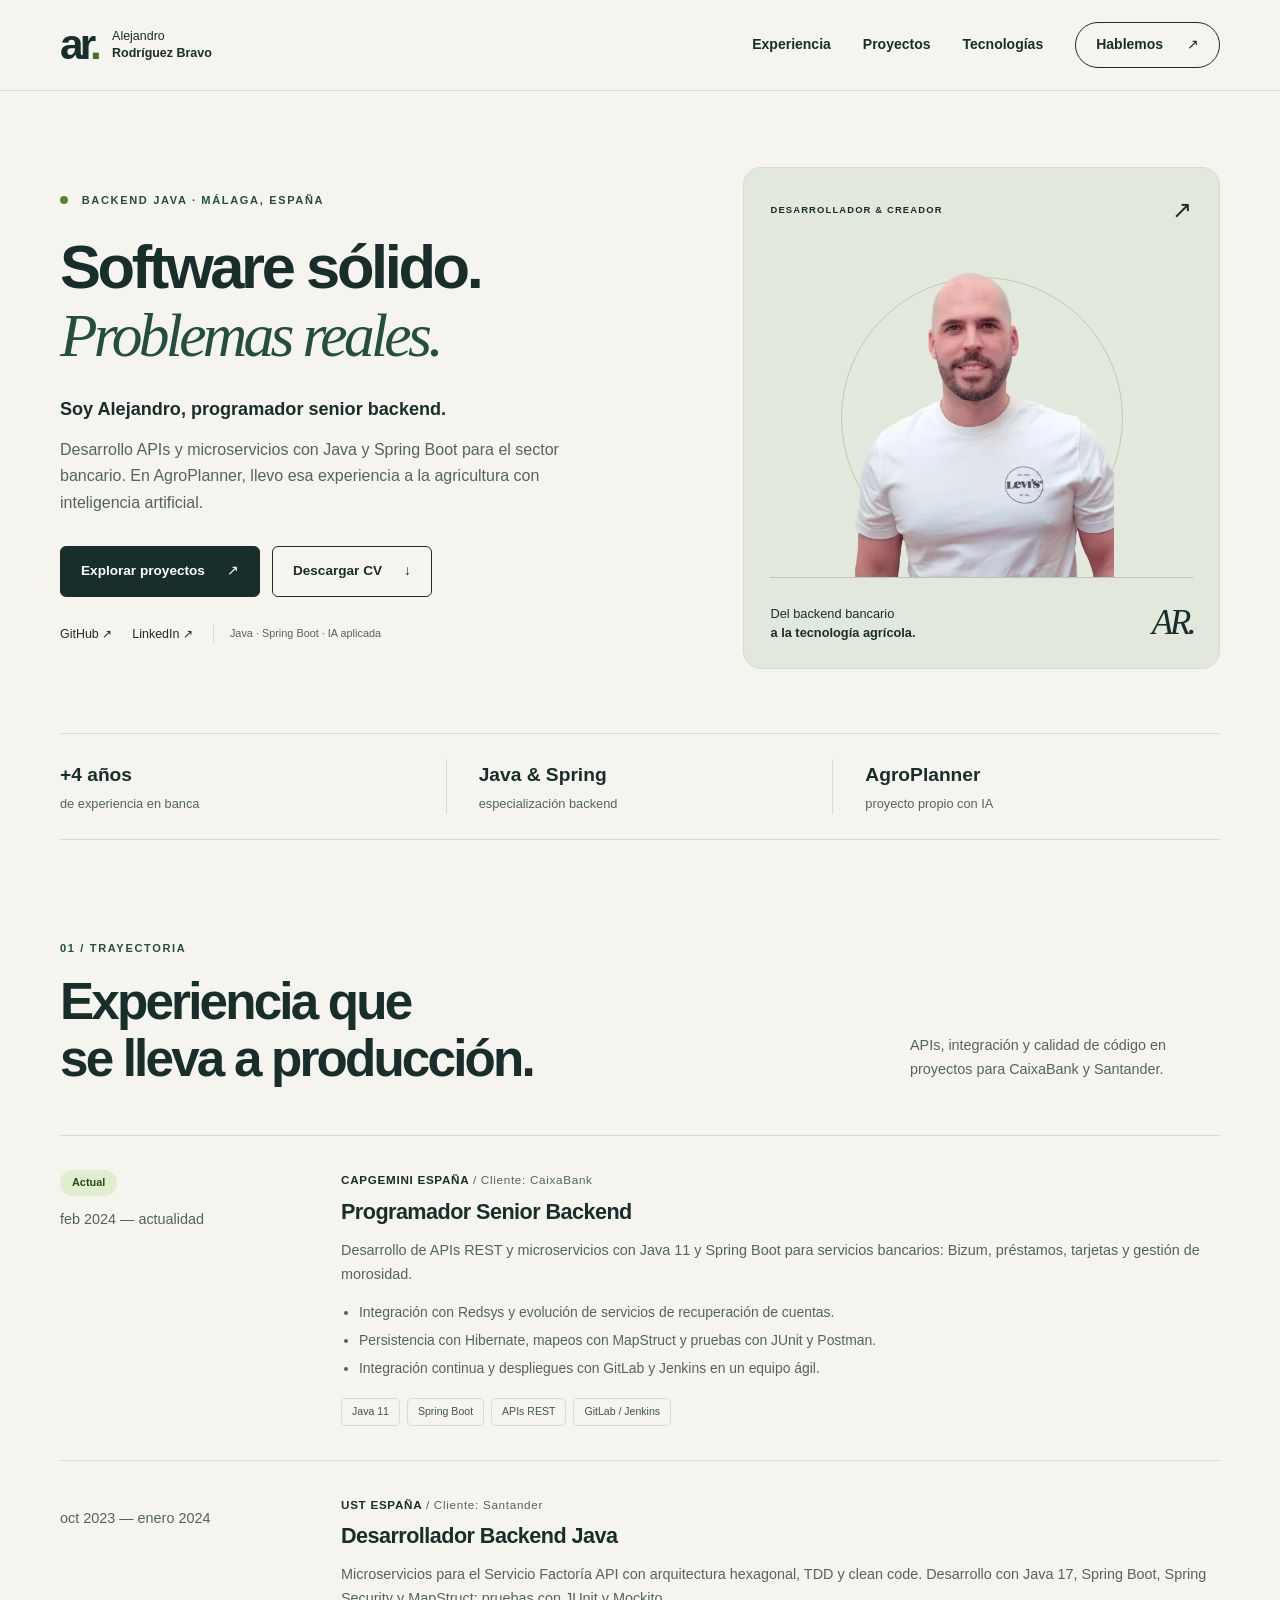
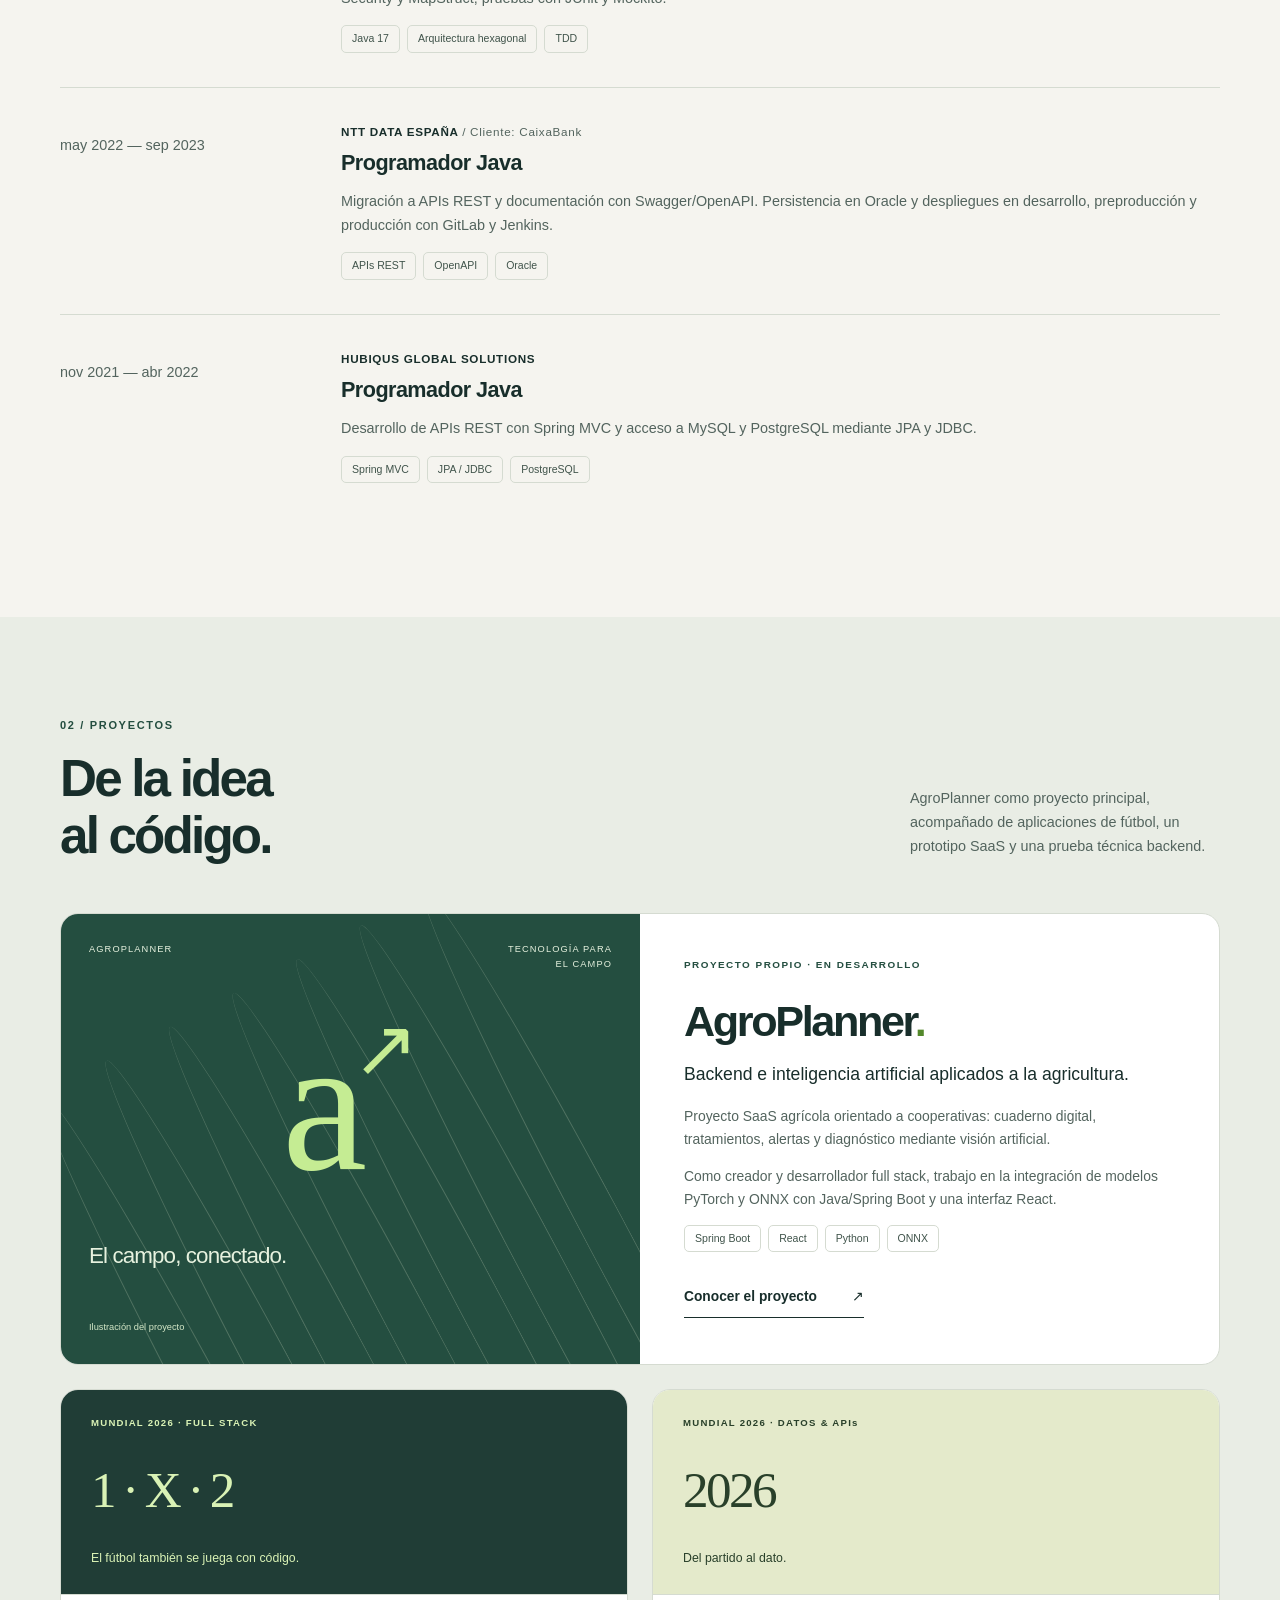
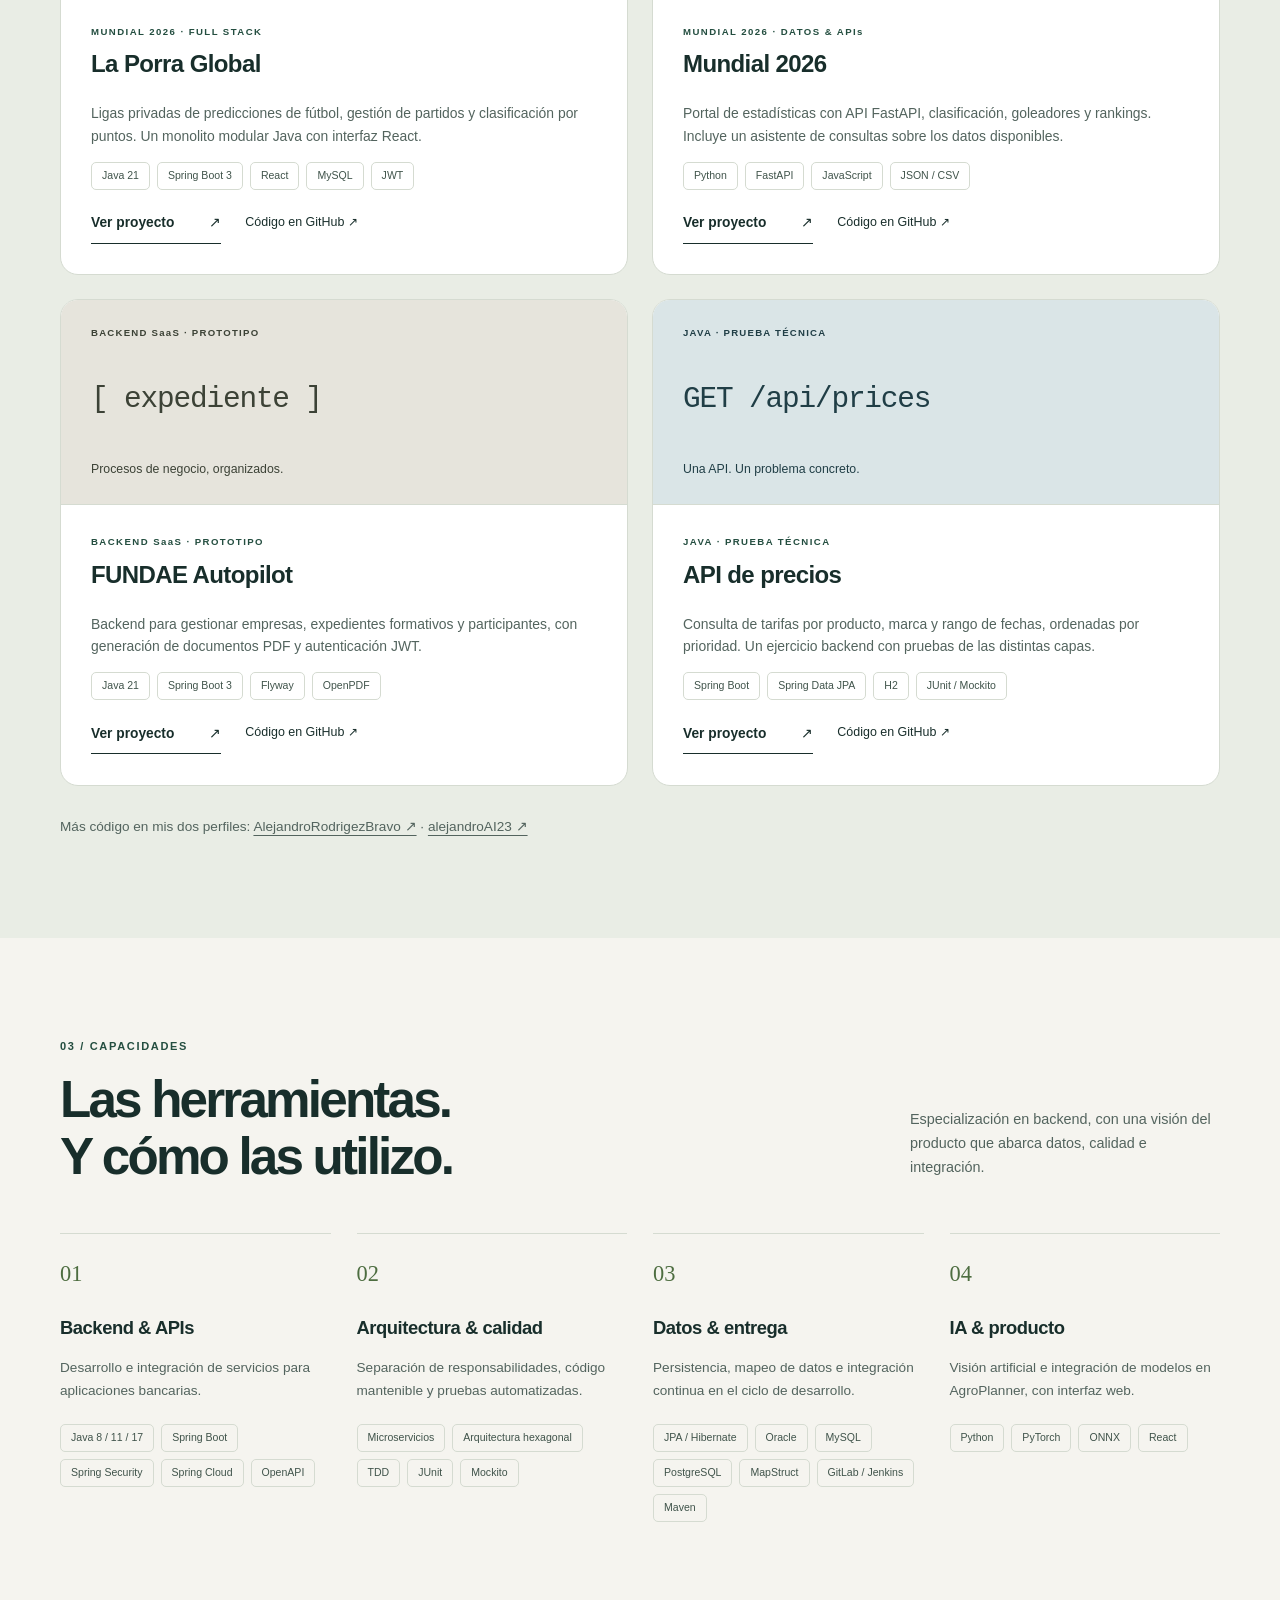
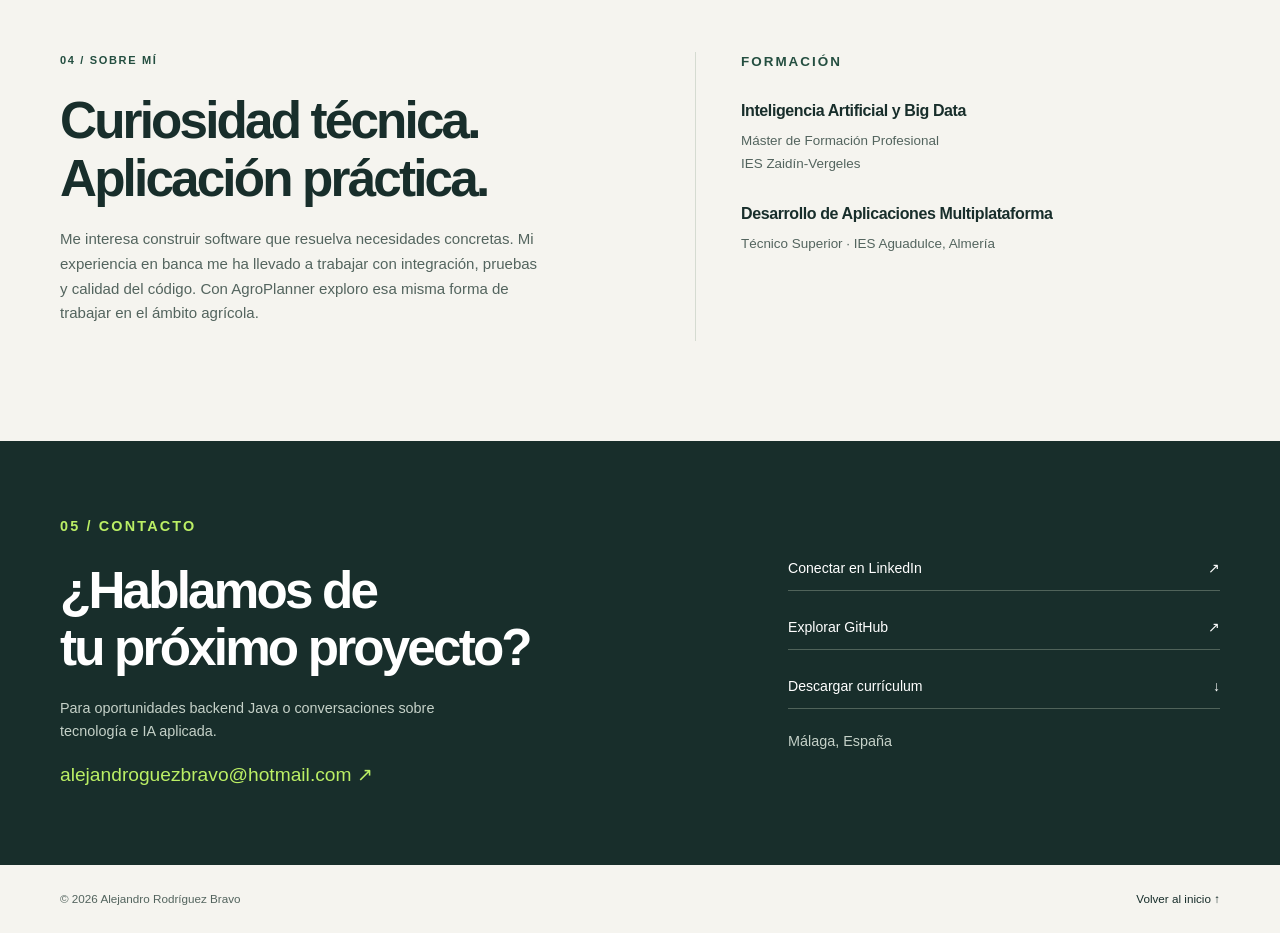
<file: mi-portafolio/index.html>
<!doctype html>
<html lang="es">
<head>
<meta charset="utf-8"><meta name="viewport" content="width=device-width, initial-scale=1">
<title>Alejandro Rodríguez Bravo | Backend Java y Spring Boot</title>
<meta name="description" content="Programador senior backend en Málaga. Java, Spring Boot y microservicios para banca. Creador de AgroPlanner, un proyecto de IA aplicada a la agricultura.">
<meta name="theme-color" content="#f5f4ef"><link rel="canonical" href="https://arodriguezbravo.netlify.app/">
<meta property="og:type" content="website"><meta property="og:locale" content="es_ES"><meta property="og:title" content="Alejandro Rodríguez Bravo · Backend Java"><meta property="og:description" content="Microservicios para banca. Inteligencia artificial aplicada al campo. Conoce mi experiencia y mis proyectos."><meta property="og:url" content="https://arodriguezbravo.netlify.app/"><meta property="og:image" content="https://arodriguezbravo.netlify.app/assets/img/social-card.png"><meta property="og:image:width" content="1200"><meta property="og:image:height" content="630"><meta property="og:image:alt" content="Alejandro Rodríguez Bravo. Backend Java, Spring Boot y microservicios."><meta name="twitter:card" content="summary_large_image">
<link rel="icon" href="assets/img/favicon.svg" type="image/svg+xml"><link rel="stylesheet" href="assets/css/styles.css"><script src="assets/js/main.js" defer></script>
<script type="application/ld+json">{"@context":"https://schema.org","@type":"Person","name":"Alejandro Rodríguez Bravo","url":"https://arodriguezbravo.netlify.app/","jobTitle":"Programador Senior Backend Java","sameAs":["https://github.com/AlejandroRodrigezBravo","https://www.linkedin.com/in/alejandro-rodr%C3%ADguez-bravo-a99397159/"],"knowsAbout":["Java","Spring Boot","Microservicios","APIs REST","ONNX"]}</script>
</head>
<body>
<a class="skip-link" href="#contenido">Saltar al contenido</a>
<header class="header"><nav class="nav container" aria-label="Navegación principal">
<a class="brand" href="#inicio" aria-label="Alejandro Rodríguez Bravo, inicio"><span class="monogram" aria-hidden="true">ar<span>.</span></span><span>Alejandro<br><strong>Rodríguez Bravo</strong></span></a>
<button class="menu-toggle" aria-expanded="false" aria-controls="menu" hidden>Menú <span aria-hidden="true">+</span></button>
<div class="nav-links" id="menu"><a href="#experiencia">Experiencia</a><a href="#proyectos">Proyectos</a><a href="#tecnologias">Tecnologías</a><a class="nav-contact" href="#contacto">Hablemos <span aria-hidden="true">↗</span></a></div>
</nav></header>
<main id="contenido">
<section class="hero container" id="inicio" aria-labelledby="hero-title"><div class="hero-copy">
<p class="eyebrow"><span class="status-dot" aria-hidden="true"></span> BACKEND JAVA · MÁLAGA, ESPAÑA</p>
<h1 id="hero-title">Software sólido.<br><em>Problemas reales.</em></h1>
<p class="hero-role">Soy Alejandro, programador senior backend.</p>
<p class="lead">Desarrollo APIs y microservicios con Java y Spring Boot para el sector bancario. En AgroPlanner, llevo esa experiencia a la agricultura con inteligencia artificial.</p>
<div class="actions"><a class="button primary" href="#proyectos">Explorar proyectos <span aria-hidden="true">↗</span></a><a class="button secondary" href="assets/pdf/CV_backendDeveloper.pdf" download="CV-Alejandro-Rodriguez-Bravo.pdf">Descargar CV <span aria-hidden="true">↓</span></a></div>
<div class="social-links"><a href="https://github.com/AlejandroRodrigezBravo" target="_blank" rel="noopener noreferrer">GitHub ↗</a><a href="https://www.linkedin.com/in/alejandro-rodr%C3%ADguez-bravo-a99397159/" target="_blank" rel="noopener noreferrer">LinkedIn ↗</a><span>Java · Spring Boot · IA aplicada</span></div>
</div><div class="portrait-panel"><div class="portrait-meta"><span>DESARROLLADOR &amp; CREADOR</span><span aria-hidden="true">↗</span></div><div class="portrait-frame"><img src="assets/img/perfil.webp" width="448" height="560" fetchpriority="high" alt="Alejandro Rodríguez Bravo" class="portrait"></div><div class="portrait-caption"><span>Del backend bancario<br><strong>a la tecnología agrícola.</strong></span><span class="portrait-sign" aria-hidden="true">AR.</span></div></div></section>
<div class="proof-strip container" aria-label="Perfil en breve"><p><strong>+4 años</strong><span>de experiencia en banca</span></p><p><strong>Java &amp; Spring</strong><span>especialización backend</span></p><p><strong>AgroPlanner</strong><span>proyecto propio con IA</span></p></div>
<section class="section container" id="experiencia" aria-labelledby="experience-title"><div class="section-heading"><div><p class="eyebrow">01 / TRAYECTORIA</p><h2 id="experience-title">Experiencia que<br>se lleva a producción.</h2></div><p>APIs, integración y calidad de código en proyectos para CaixaBank y Santander.</p></div>
<div class="experience-list">
<article class="experience"><div class="experience-date"><span class="pill">Actual</span><p>feb 2024 — actualidad</p></div><div><p class="company">CAPGEMINI ESPAÑA <span>/ Cliente: CaixaBank</span></p><h3>Programador Senior Backend</h3><p>Desarrollo de APIs REST y microservicios con Java 11 y Spring Boot para servicios bancarios: Bizum, préstamos, tarjetas y gestión de morosidad.</p><ul><li>Integración con Redsys y evolución de servicios de recuperación de cuentas.</li><li>Persistencia con Hibernate, mapeos con MapStruct y pruebas con JUnit y Postman.</li><li>Integración continua y despliegues con GitLab y Jenkins en un equipo ágil.</li></ul><div class="tags"><span>Java 11</span><span>Spring Boot</span><span>APIs REST</span><span>GitLab / Jenkins</span></div></div></article>
<article class="experience"><div class="experience-date"><p>oct 2023 — enero 2024</p></div><div><p class="company">UST ESPAÑA <span>/ Cliente: Santander</span></p><h3>Desarrollador Backend Java</h3><p>Microservicios para el Servicio Factoría API con arquitectura hexagonal, TDD y clean code. Desarrollo con Java 17, Spring Boot, Spring Security y MapStruct; pruebas con JUnit y Mockito.</p><div class="tags"><span>Java 17</span><span>Arquitectura hexagonal</span><span>TDD</span></div></div></article>
<article class="experience"><div class="experience-date"><p>may 2022 — sep 2023</p></div><div><p class="company">NTT DATA ESPAÑA <span>/ Cliente: CaixaBank</span></p><h3>Programador Java</h3><p>Migración a APIs REST y documentación con Swagger/OpenAPI. Persistencia en Oracle y despliegues en desarrollo, preproducción y producción con GitLab y Jenkins.</p><div class="tags"><span>APIs REST</span><span>OpenAPI</span><span>Oracle</span></div></div></article>
<article class="experience"><div class="experience-date"><p>nov 2021 — abr 2022</p></div><div><p class="company">HUBIQUS GLOBAL SOLUTIONS</p><h3>Programador Java</h3><p>Desarrollo de APIs REST con Spring MVC y acceso a MySQL y PostgreSQL mediante JPA y JDBC.</p><div class="tags"><span>Spring MVC</span><span>JPA / JDBC</span><span>PostgreSQL</span></div></div></article>
</div></section>
<section class="projects-band" id="proyectos" aria-labelledby="projects-title"><div class="container section"><div class="section-heading"><div><p class="eyebrow">02 / PROYECTOS</p><h2 id="projects-title">De la idea<br>al código.</h2></div><p>AgroPlanner como proyecto principal, acompañado de aplicaciones de fútbol, un prototipo SaaS y una prueba técnica backend.</p></div>
<article class="featured-project"><div class="agro-art" role="img" aria-label="Ilustración conceptual de AgroPlanner: parcelas de cultivo e inteligencia artificial. No es una captura de la aplicación."><div class="agro-top"><span>AGROPLANNER</span><span>TECNOLOGÍA PARA EL CAMPO</span></div><div class="field-lines" aria-hidden="true"><i></i><i></i><i></i><i></i><i></i><i></i><i></i></div><div class="agro-symbol" aria-hidden="true">a<span>↗</span></div><p>El campo, conectado.</p><span class="art-note">Ilustración del proyecto</span></div><div class="featured-copy"><p class="eyebrow">PROYECTO PROPIO · EN DESARROLLO</p><h3>AgroPlanner<span class="accent">.</span></h3><p class="project-intro">Backend e inteligencia artificial aplicados a la agricultura.</p><p>Proyecto SaaS agrícola orientado a cooperativas: cuaderno digital, tratamientos, alertas y diagnóstico mediante visión artificial.</p><p>Como creador y desarrollador full stack, trabajo en la integración de modelos PyTorch y ONNX con Java/Spring Boot y una interfaz React.</p><div class="tags"><span>Spring Boot</span><span>React</span><span>Python</span><span>ONNX</span></div><a class="text-link" href="proyectos/agroplanner.html">Conocer el proyecto <span aria-hidden="true">↗</span></a></div></article>
<div class="project-grid"><article class="project-card curated-card"><div class="project-cover porra" aria-hidden="true"><span class="cover-label">MUNDIAL 2026 · FULL STACK</span><span class="cover-symbol">1 · X · 2</span><span class="cover-caption">El fútbol también se juega con código.</span></div><div class="card-body"><p class="eyebrow">MUNDIAL 2026 · FULL STACK</p><h3>La Porra Global</h3><p>Ligas privadas de predicciones de fútbol, gestión de partidos y clasificación por puntos. Un monolito modular Java con interfaz React.</p><div class="tags"><span>Java 21</span><span>Spring Boot 3</span><span>React</span><span>MySQL</span><span>JWT</span></div><div class="project-actions"><a class="text-link" href="proyectos/la-porra-global.html">Ver proyecto <span aria-hidden="true">↗</span></a><a class="repo-link" href="https://github.com/alejandroAI23/la-porra-global" target="_blank" rel="noopener noreferrer" aria-label="Ver código de La Porra Global en GitHub">Código en GitHub ↗</a></div></div></article><article class="project-card curated-card"><div class="project-cover mundial" aria-hidden="true"><span class="cover-label">MUNDIAL 2026 · DATOS &amp; APIs</span><span class="cover-symbol">2026</span><span class="cover-caption">Del partido al dato.</span></div><div class="card-body"><p class="eyebrow">MUNDIAL 2026 · DATOS &amp; APIs</p><h3>Mundial 2026</h3><p>Portal de estadísticas con API FastAPI, clasificación, goleadores y rankings. Incluye un asistente de consultas sobre los datos disponibles.</p><div class="tags"><span>Python</span><span>FastAPI</span><span>JavaScript</span><span>JSON / CSV</span></div><div class="project-actions"><a class="text-link" href="proyectos/mundial-2026.html">Ver proyecto <span aria-hidden="true">↗</span></a><a class="repo-link" href="https://github.com/alejandroAI23/mundial-2026" target="_blank" rel="noopener noreferrer" aria-label="Ver código de Mundial 2026 en GitHub">Código en GitHub ↗</a></div></div></article><article class="project-card curated-card"><div class="project-cover fundae" aria-hidden="true"><span class="cover-label">BACKEND SaaS · PROTOTIPO</span><span class="cover-symbol">[ expediente ]</span><span class="cover-caption">Procesos de negocio, organizados.</span></div><div class="card-body"><p class="eyebrow">BACKEND SaaS · PROTOTIPO</p><h3>FUNDAE Autopilot</h3><p>Backend para gestionar empresas, expedientes formativos y participantes, con generación de documentos PDF y autenticación JWT.</p><div class="tags"><span>Java 21</span><span>Spring Boot 3</span><span>Flyway</span><span>OpenPDF</span></div><div class="project-actions"><a class="text-link" href="proyectos/fundae-autopilot.html">Ver proyecto <span aria-hidden="true">↗</span></a><a class="repo-link" href="https://github.com/AlejandroRodrigezBravo/fundae-autopilot-backend" target="_blank" rel="noopener noreferrer" aria-label="Ver código de FUNDAE Autopilot en GitHub">Código en GitHub ↗</a></div></div></article><article class="project-card curated-card"><div class="project-cover prices" aria-hidden="true"><span class="cover-label">JAVA · PRUEBA TÉCNICA</span><span class="cover-symbol">GET /api/prices</span><span class="cover-caption">Una API. Un problema concreto.</span></div><div class="card-body"><p class="eyebrow">JAVA · PRUEBA TÉCNICA</p><h3>API de precios</h3><p>Consulta de tarifas por producto, marca y rango de fechas, ordenadas por prioridad. Un ejercicio backend con pruebas de las distintas capas.</p><div class="tags"><span>Spring Boot</span><span>Spring Data JPA</span><span>H2</span><span>JUnit / Mockito</span></div><div class="project-actions"><a class="text-link" href="proyectos/api-precios.html">Ver proyecto <span aria-hidden="true">↗</span></a><a class="repo-link" href="https://github.com/AlejandroRodrigezBravo/GuidanceTest" target="_blank" rel="noopener noreferrer" aria-label="Ver código de API de precios en GitHub">Código en GitHub ↗</a></div></div></article></div>
<p class="projects-more">Más código en mis dos perfiles: <a href="https://github.com/AlejandroRodrigezBravo?tab=repositories" target="_blank" rel="noopener noreferrer">AlejandroRodrigezBravo ↗</a> <span aria-hidden="true">·</span> <a href="https://github.com/alejandroAI23?tab=repositories" target="_blank" rel="noopener noreferrer">alejandroAI23 ↗</a></p>
</div></section>
<section class="section container" id="tecnologias" aria-labelledby="skills-title"><div class="section-heading"><div><p class="eyebrow">03 / CAPACIDADES</p><h2 id="skills-title">Las herramientas.<br>Y cómo las utilizo.</h2></div><p>Especialización en backend, con una visión del producto que abarca datos, calidad e integración.</p></div><div class="skills-grid">
<article><span class="skill-number">01</span><h3>Backend &amp; APIs</h3><p>Desarrollo e integración de servicios para aplicaciones bancarias.</p><div class="tags"><span>Java 8 / 11 / 17</span><span>Spring Boot</span><span>Spring Security</span><span>Spring Cloud</span><span>OpenAPI</span></div></article>
<article><span class="skill-number">02</span><h3>Arquitectura &amp; calidad</h3><p>Separación de responsabilidades, código mantenible y pruebas automatizadas.</p><div class="tags"><span>Microservicios</span><span>Arquitectura hexagonal</span><span>TDD</span><span>JUnit</span><span>Mockito</span></div></article>
<article><span class="skill-number">03</span><h3>Datos &amp; entrega</h3><p>Persistencia, mapeo de datos e integración continua en el ciclo de desarrollo.</p><div class="tags"><span>JPA / Hibernate</span><span>Oracle</span><span>MySQL</span><span>PostgreSQL</span><span>MapStruct</span><span>GitLab / Jenkins</span><span>Maven</span></div></article>
<article><span class="skill-number">04</span><h3>IA &amp; producto</h3><p>Visión artificial e integración de modelos en AgroPlanner, con interfaz web.</p><div class="tags"><span>Python</span><span>PyTorch</span><span>ONNX</span><span>React</span></div></article>
</div></section>
<section class="about-section container" id="formacion" aria-labelledby="about-title"><div><p class="eyebrow">04 / SOBRE MÍ</p><h2 id="about-title">Curiosidad técnica.<br>Aplicación práctica.</h2><p>Me interesa construir software que resuelva necesidades concretas. Mi experiencia en banca me ha llevado a trabajar con integración, pruebas y calidad del código. Con AgroPlanner exploro esa misma forma de trabajar en el ámbito agrícola.</p></div><div class="education"><p class="eyebrow">FORMACIÓN</p><article><h3>Inteligencia Artificial y Big Data</h3><p>Máster de Formación Profesional<br>IES Zaidín-Vergeles</p></article><article><h3>Desarrollo de Aplicaciones Multiplataforma</h3><p>Técnico Superior · IES Aguadulce, Almería</p></article></div></section>
<section class="contact-section" id="contacto" aria-labelledby="contact-title"><div class="container contact-inner"><div><p class="eyebrow">05 / CONTACTO</p><h2 id="contact-title">¿Hablamos de<br>tu próximo proyecto?</h2><p>Para oportunidades backend Java o conversaciones sobre tecnología e IA aplicada.</p><a class="contact-email" href="mailto:alejandroguezbravo@hotmail.com">alejandroguezbravo@hotmail.com <span aria-hidden="true">↗</span></a></div><div class="contact-links"><a href="https://www.linkedin.com/in/alejandro-rodr%C3%ADguez-bravo-a99397159/" target="_blank" rel="noopener noreferrer">Conectar en LinkedIn <span aria-hidden="true">↗</span></a><a href="https://github.com/AlejandroRodrigezBravo" target="_blank" rel="noopener noreferrer">Explorar GitHub <span aria-hidden="true">↗</span></a><a href="assets/pdf/CV_backendDeveloper.pdf" download="CV-Alejandro-Rodriguez-Bravo.pdf">Descargar currículum <span aria-hidden="true">↓</span></a><p>Málaga, España</p></div></div></section>
</main><footer class="footer container"><p>© <span id="year">2026</span> Alejandro Rodríguez Bravo</p><a href="#inicio">Volver al inicio ↑</a></footer>
</body></html>
</file>
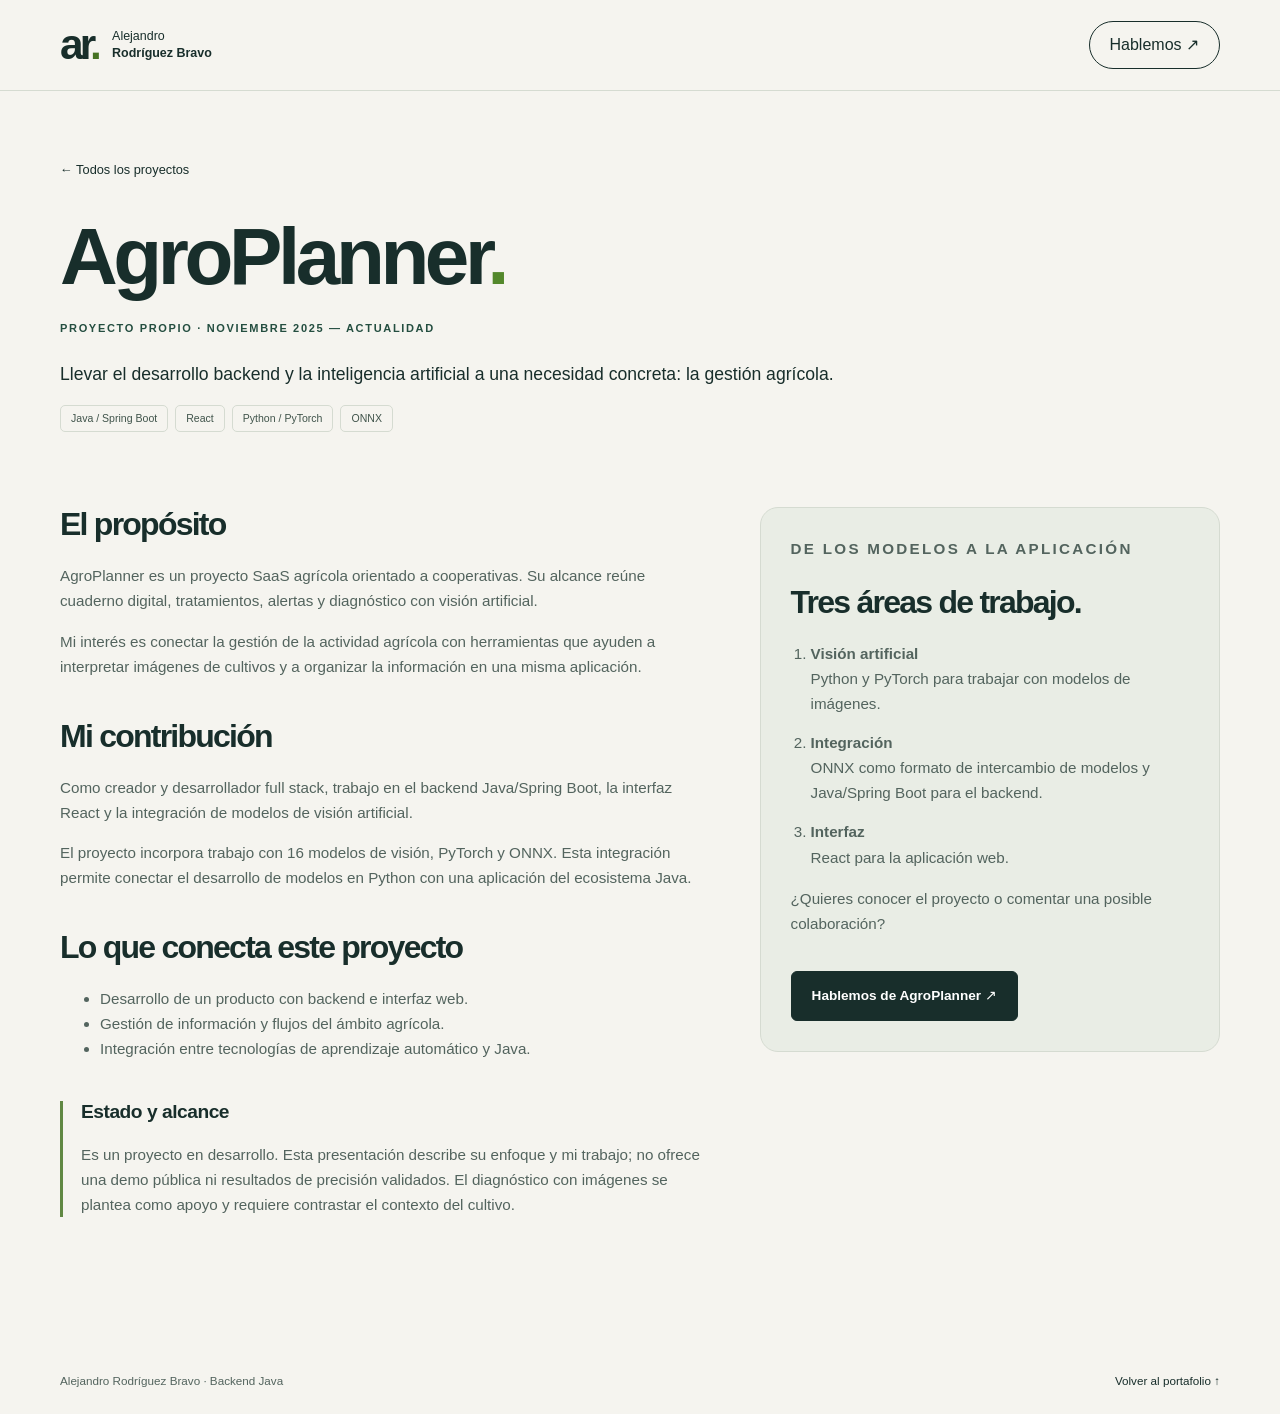
<file: mi-portafolio/proyectos/agroplanner.html>
<!doctype html><html lang="es"><head><meta charset="utf-8"><meta name="viewport" content="width=device-width, initial-scale=1"><title>AgroPlanner | Proyecto de Alejandro Rodríguez Bravo</title><meta name="description" content="AgroPlanner: proyecto SaaS agrícola de Alejandro Rodríguez Bravo. Backend Spring Boot, interfaz React e integración de visión artificial con PyTorch y ONNX."><link rel="canonical" href="https://arodriguezbravo.netlify.app/proyectos/agroplanner.html"><meta property="og:type" content="article"><meta property="og:title" content="AgroPlanner · Backend e IA para el campo"><meta property="og:description" content="Un proyecto propio que conecta desarrollo Java, visión artificial y agricultura."><meta property="og:url" content="https://arodriguezbravo.netlify.app/proyectos/agroplanner.html"><meta property="og:image" content="https://arodriguezbravo.netlify.app/assets/img/social-card.png"><meta name="twitter:card" content="summary_large_image"><link rel="icon" href="../assets/img/favicon.svg" type="image/svg+xml"><link rel="stylesheet" href="../assets/css/styles.css"></head><body>
<a class="skip-link" href="#contenido">Saltar al contenido</a><header class="header"><nav class="nav container" aria-label="Navegación principal"><a class="brand" href="../index.html"><span class="monogram" aria-hidden="true">ar<span>.</span></span><span>Alejandro<br><strong>Rodríguez Bravo</strong></span></a><a class="nav-contact" href="../index.html#contacto">Hablemos ↗</a></nav></header>
<main id="contenido" class="container"><div class="case-hero"><a class="back-link" href="../index.html#proyectos">← Todos los proyectos</a><h1>AgroPlanner<span class="accent">.</span></h1><p class="eyebrow">PROYECTO PROPIO · NOVIEMBRE 2025 — ACTUALIDAD</p><p class="project-intro">Llevar el desarrollo backend y la inteligencia artificial a una necesidad concreta: la gestión agrícola.</p><div class="tags"><span>Java / Spring Boot</span><span>React</span><span>Python / PyTorch</span><span>ONNX</span></div></div>
<div class="case-layout"><div><article><h2>El propósito</h2><p>AgroPlanner es un proyecto SaaS agrícola orientado a cooperativas. Su alcance reúne cuaderno digital, tratamientos, alertas y diagnóstico con visión artificial.</p><p>Mi interés es conectar la gestión de la actividad agrícola con herramientas que ayuden a interpretar imágenes de cultivos y a organizar la información en una misma aplicación.</p></article><article><h2>Mi contribución</h2><p>Como creador y desarrollador full stack, trabajo en el backend Java/Spring Boot, la interfaz React y la integración de modelos de visión artificial.</p><p>El proyecto incorpora trabajo con 16 modelos de visión, PyTorch y ONNX. Esta integración permite conectar el desarrollo de modelos en Python con una aplicación del ecosistema Java.</p></article><article><h2>Lo que conecta este proyecto</h2><ul><li>Desarrollo de un producto con backend e interfaz web.</li><li>Gestión de información y flujos del ámbito agrícola.</li><li>Integración entre tecnologías de aprendizaje automático y Java.</li></ul></article><article class="case-note"><h3>Estado y alcance</h3><p>Es un proyecto en desarrollo. Esta presentación describe su enfoque y mi trabajo; no ofrece una demo pública ni resultados de precisión validados. El diagnóstico con imágenes se plantea como apoyo y requiere contrastar el contexto del cultivo.</p></article></div><aside class="case-panel" aria-label="Tecnologías del proyecto"><p class="eyebrow">DE LOS MODELOS A LA APLICACIÓN</p><h2>Tres áreas de trabajo.</h2><ol><li><strong>Visión artificial</strong><br>Python y PyTorch para trabajar con modelos de imágenes.</li><li><strong>Integración</strong><br>ONNX como formato de intercambio de modelos y Java/Spring Boot para el backend.</li><li><strong>Interfaz</strong><br>React para la aplicación web.</li></ol><p>¿Quieres conocer el proyecto o comentar una posible colaboración?</p><a class="button primary" href="mailto:alejandroguezbravo@hotmail.com?subject=Consulta%20sobre%20AgroPlanner">Hablemos de AgroPlanner ↗</a></aside></div></main><footer class="footer container"><p>Alejandro Rodríguez Bravo · Backend Java</p><a href="../index.html">Volver al portafolio ↑</a></footer></body></html>
</file>
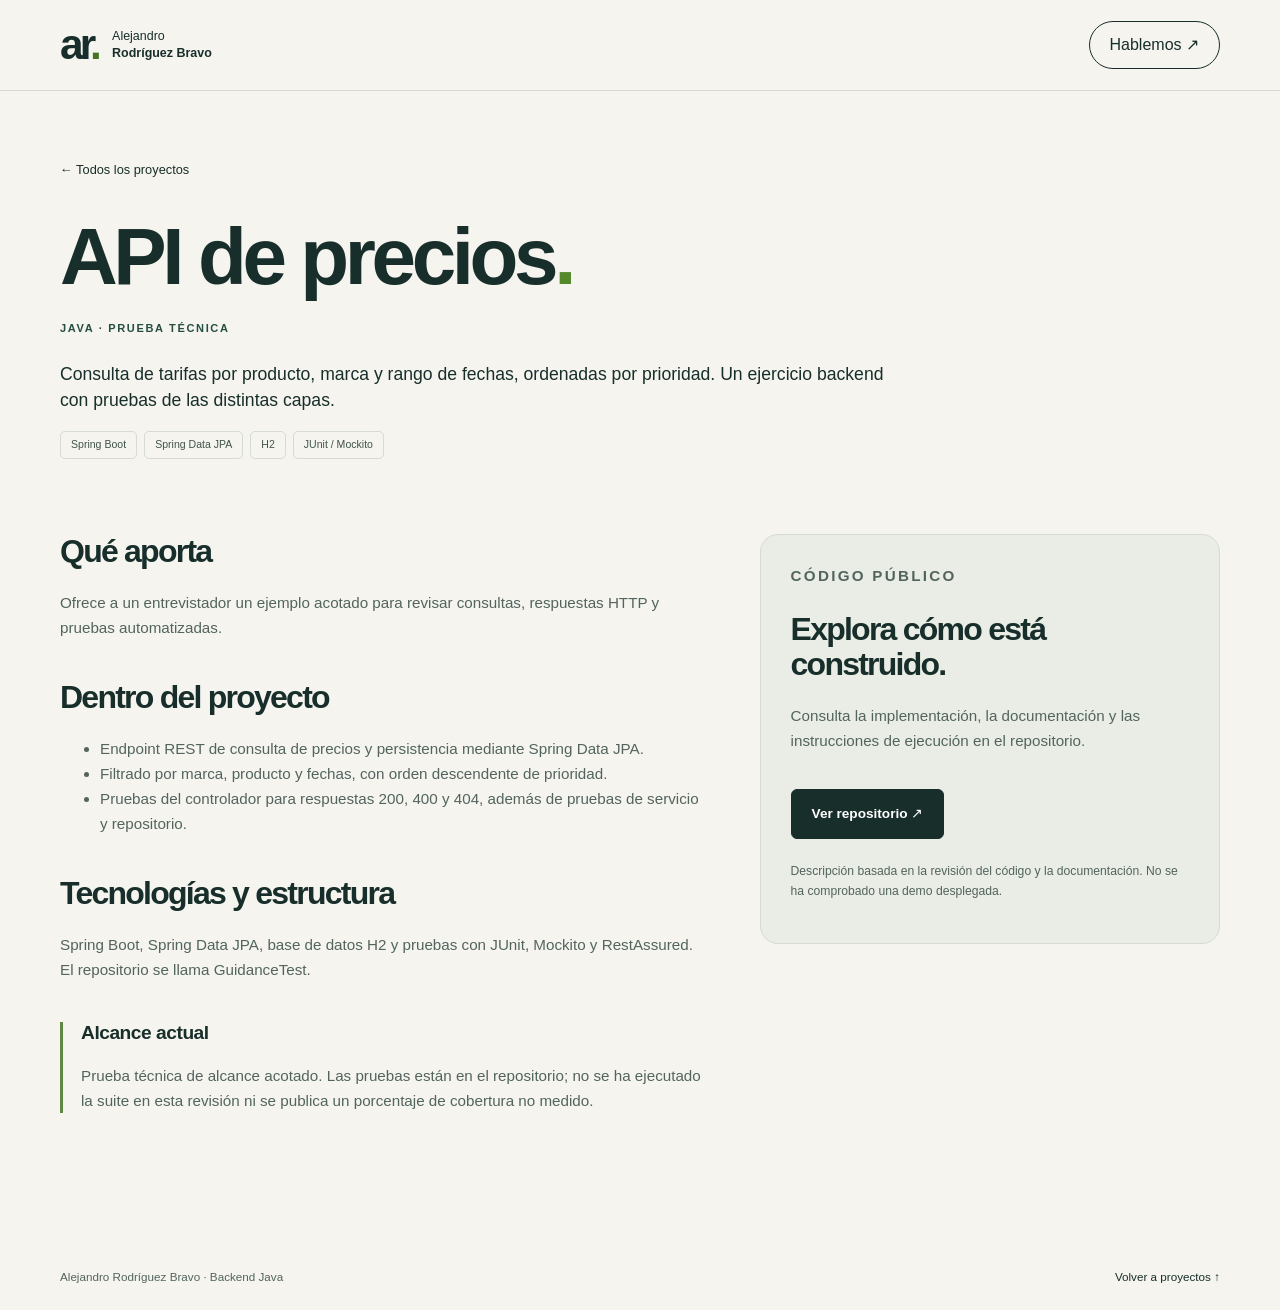
<file: mi-portafolio/proyectos/api-precios.html>
<!doctype html><html lang="es"><head><meta charset="utf-8"><meta name="viewport" content="width=device-width, initial-scale=1"><title>API de precios | Alejandro Rodríguez Bravo</title><meta name="description" content="Consulta de tarifas por producto, marca y rango de fechas, ordenadas por prioridad. Un ejercicio backend con pruebas de las distintas capas."><link rel="canonical" href="https://arodriguezbravo.netlify.app/proyectos/api-precios.html"><meta property="og:type" content="article"><meta property="og:title" content="API de precios · Alejandro Rodríguez Bravo"><meta property="og:description" content="Consulta de tarifas por producto, marca y rango de fechas, ordenadas por prioridad. Un ejercicio backend con pruebas de las distintas capas."><meta property="og:url" content="https://arodriguezbravo.netlify.app/proyectos/api-precios.html"><meta property="og:image" content="https://arodriguezbravo.netlify.app/assets/img/social-card.png"><meta name="twitter:card" content="summary_large_image"><link rel="icon" href="../assets/img/favicon.svg" type="image/svg+xml"><link rel="stylesheet" href="../assets/css/styles.css"></head><body><a class="skip-link" href="#contenido">Saltar al contenido</a><header class="header"><nav class="nav container" aria-label="Navegación principal"><a class="brand" href="../index.html"><span class="monogram" aria-hidden="true">ar<span>.</span></span><span>Alejandro<br><strong>Rodríguez Bravo</strong></span></a><a class="nav-contact" href="../index.html#contacto">Hablemos ↗</a></nav></header><main id="contenido" class="container"><div class="case-hero"><a class="back-link" href="../index.html#proyectos">← Todos los proyectos</a><h1>API de precios<span class="accent">.</span></h1><p class="eyebrow">JAVA · PRUEBA TÉCNICA</p><p class="project-intro">Consulta de tarifas por producto, marca y rango de fechas, ordenadas por prioridad. Un ejercicio backend con pruebas de las distintas capas.</p><div class="tags"><span>Spring Boot</span><span>Spring Data JPA</span><span>H2</span><span>JUnit / Mockito</span></div></div><div class="case-layout"><div><article><h2>Qué aporta</h2><p>Ofrece a un entrevistador un ejemplo acotado para revisar consultas, respuestas HTTP y pruebas automatizadas.</p></article><article><h2>Dentro del proyecto</h2><ul><li>Endpoint REST de consulta de precios y persistencia mediante Spring Data JPA.</li><li>Filtrado por marca, producto y fechas, con orden descendente de prioridad.</li><li>Pruebas del controlador para respuestas 200, 400 y 404, además de pruebas de servicio y repositorio.</li></ul></article><article><h2>Tecnologías y estructura</h2><p>Spring Boot, Spring Data JPA, base de datos H2 y pruebas con JUnit, Mockito y RestAssured. El repositorio se llama GuidanceTest.</p></article><article class="case-note"><h3>Alcance actual</h3><p>Prueba técnica de alcance acotado. Las pruebas están en el repositorio; no se ha ejecutado la suite en esta revisión ni se publica un porcentaje de cobertura no medido.</p></article></div><aside class="case-panel"><p class="eyebrow">CÓDIGO PÚBLICO</p><h2>Explora cómo está construido.</h2><p>Consulta la implementación, la documentación y las instrucciones de ejecución en el repositorio.</p><a class="button primary" href="https://github.com/AlejandroRodrigezBravo/GuidanceTest" target="_blank" rel="noopener noreferrer">Ver repositorio ↗</a><p class="source-note">Descripción basada en la revisión del código y la documentación. No se ha comprobado una demo desplegada.</p></aside></div></main><footer class="footer container"><p>Alejandro Rodríguez Bravo · Backend Java</p><a href="../index.html#proyectos">Volver a proyectos ↑</a></footer></body></html>
</file>
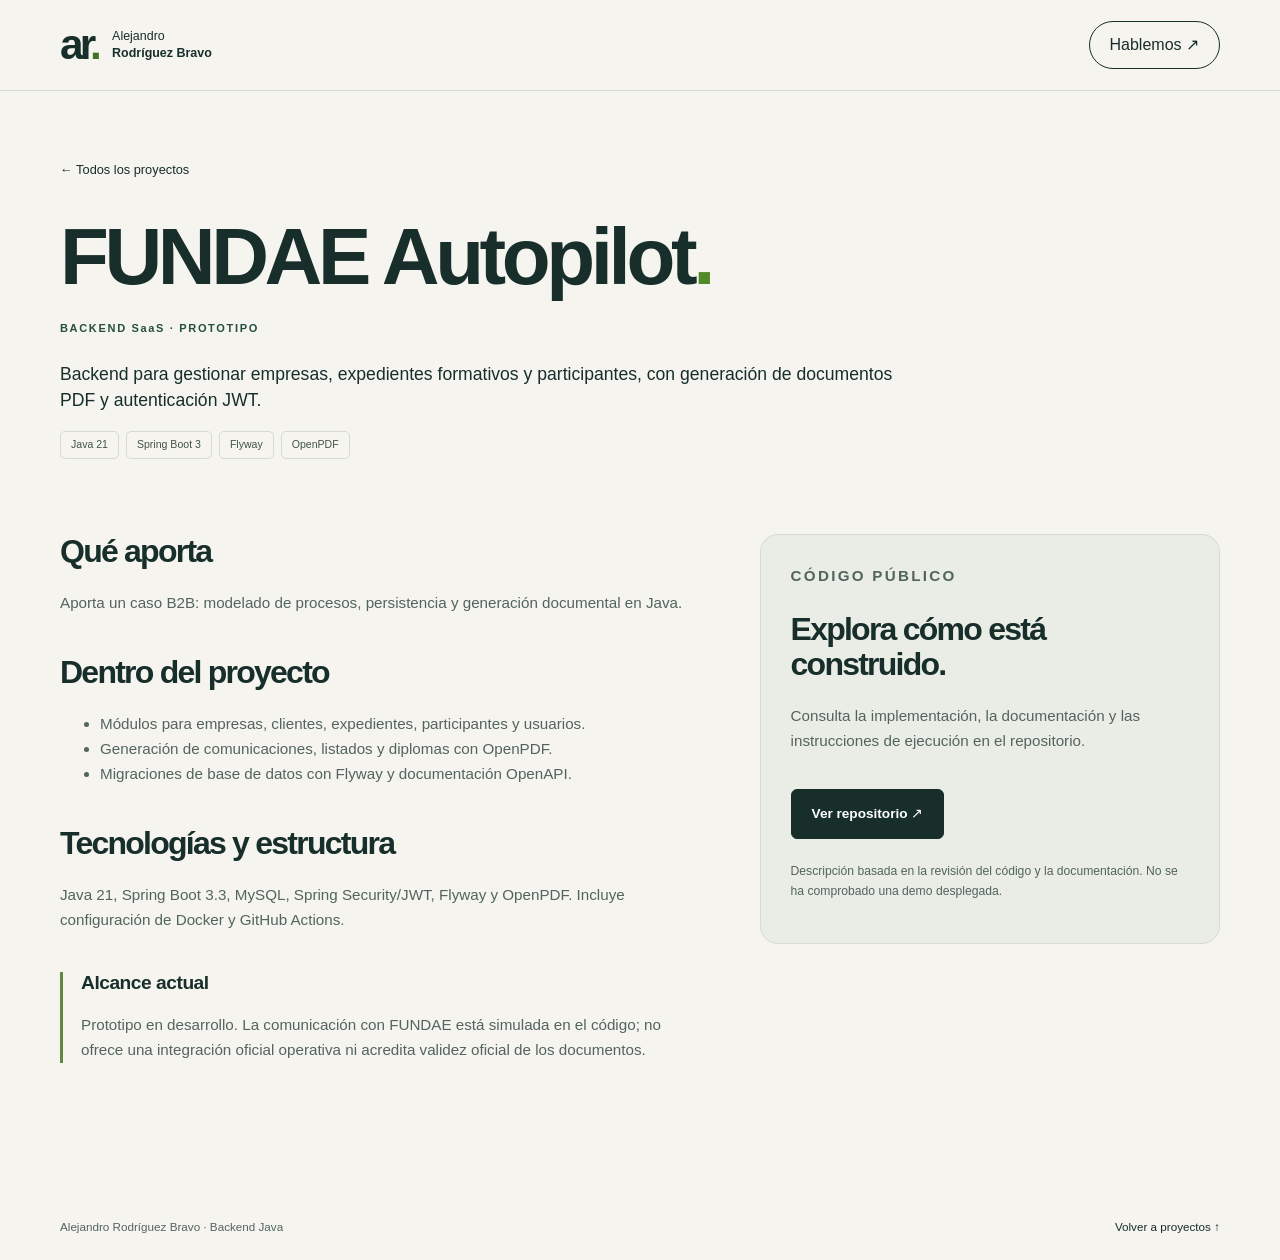
<file: mi-portafolio/proyectos/fundae-autopilot.html>
<!doctype html><html lang="es"><head><meta charset="utf-8"><meta name="viewport" content="width=device-width, initial-scale=1"><title>FUNDAE Autopilot | Alejandro Rodríguez Bravo</title><meta name="description" content="Backend para gestionar empresas, expedientes formativos y participantes, con generación de documentos PDF y autenticación JWT."><link rel="canonical" href="https://arodriguezbravo.netlify.app/proyectos/fundae-autopilot.html"><meta property="og:type" content="article"><meta property="og:title" content="FUNDAE Autopilot · Alejandro Rodríguez Bravo"><meta property="og:description" content="Backend para gestionar empresas, expedientes formativos y participantes, con generación de documentos PDF y autenticación JWT."><meta property="og:url" content="https://arodriguezbravo.netlify.app/proyectos/fundae-autopilot.html"><meta property="og:image" content="https://arodriguezbravo.netlify.app/assets/img/social-card.png"><meta name="twitter:card" content="summary_large_image"><link rel="icon" href="../assets/img/favicon.svg" type="image/svg+xml"><link rel="stylesheet" href="../assets/css/styles.css"></head><body><a class="skip-link" href="#contenido">Saltar al contenido</a><header class="header"><nav class="nav container" aria-label="Navegación principal"><a class="brand" href="../index.html"><span class="monogram" aria-hidden="true">ar<span>.</span></span><span>Alejandro<br><strong>Rodríguez Bravo</strong></span></a><a class="nav-contact" href="../index.html#contacto">Hablemos ↗</a></nav></header><main id="contenido" class="container"><div class="case-hero"><a class="back-link" href="../index.html#proyectos">← Todos los proyectos</a><h1>FUNDAE Autopilot<span class="accent">.</span></h1><p class="eyebrow">BACKEND SaaS · PROTOTIPO</p><p class="project-intro">Backend para gestionar empresas, expedientes formativos y participantes, con generación de documentos PDF y autenticación JWT.</p><div class="tags"><span>Java 21</span><span>Spring Boot 3</span><span>Flyway</span><span>OpenPDF</span></div></div><div class="case-layout"><div><article><h2>Qué aporta</h2><p>Aporta un caso B2B: modelado de procesos, persistencia y generación documental en Java.</p></article><article><h2>Dentro del proyecto</h2><ul><li>Módulos para empresas, clientes, expedientes, participantes y usuarios.</li><li>Generación de comunicaciones, listados y diplomas con OpenPDF.</li><li>Migraciones de base de datos con Flyway y documentación OpenAPI.</li></ul></article><article><h2>Tecnologías y estructura</h2><p>Java 21, Spring Boot 3.3, MySQL, Spring Security/JWT, Flyway y OpenPDF. Incluye configuración de Docker y GitHub Actions.</p></article><article class="case-note"><h3>Alcance actual</h3><p>Prototipo en desarrollo. La comunicación con FUNDAE está simulada en el código; no ofrece una integración oficial operativa ni acredita validez oficial de los documentos.</p></article></div><aside class="case-panel"><p class="eyebrow">CÓDIGO PÚBLICO</p><h2>Explora cómo está construido.</h2><p>Consulta la implementación, la documentación y las instrucciones de ejecución en el repositorio.</p><a class="button primary" href="https://github.com/AlejandroRodrigezBravo/fundae-autopilot-backend" target="_blank" rel="noopener noreferrer">Ver repositorio ↗</a><p class="source-note">Descripción basada en la revisión del código y la documentación. No se ha comprobado una demo desplegada.</p></aside></div></main><footer class="footer container"><p>Alejandro Rodríguez Bravo · Backend Java</p><a href="../index.html#proyectos">Volver a proyectos ↑</a></footer></body></html>
</file>
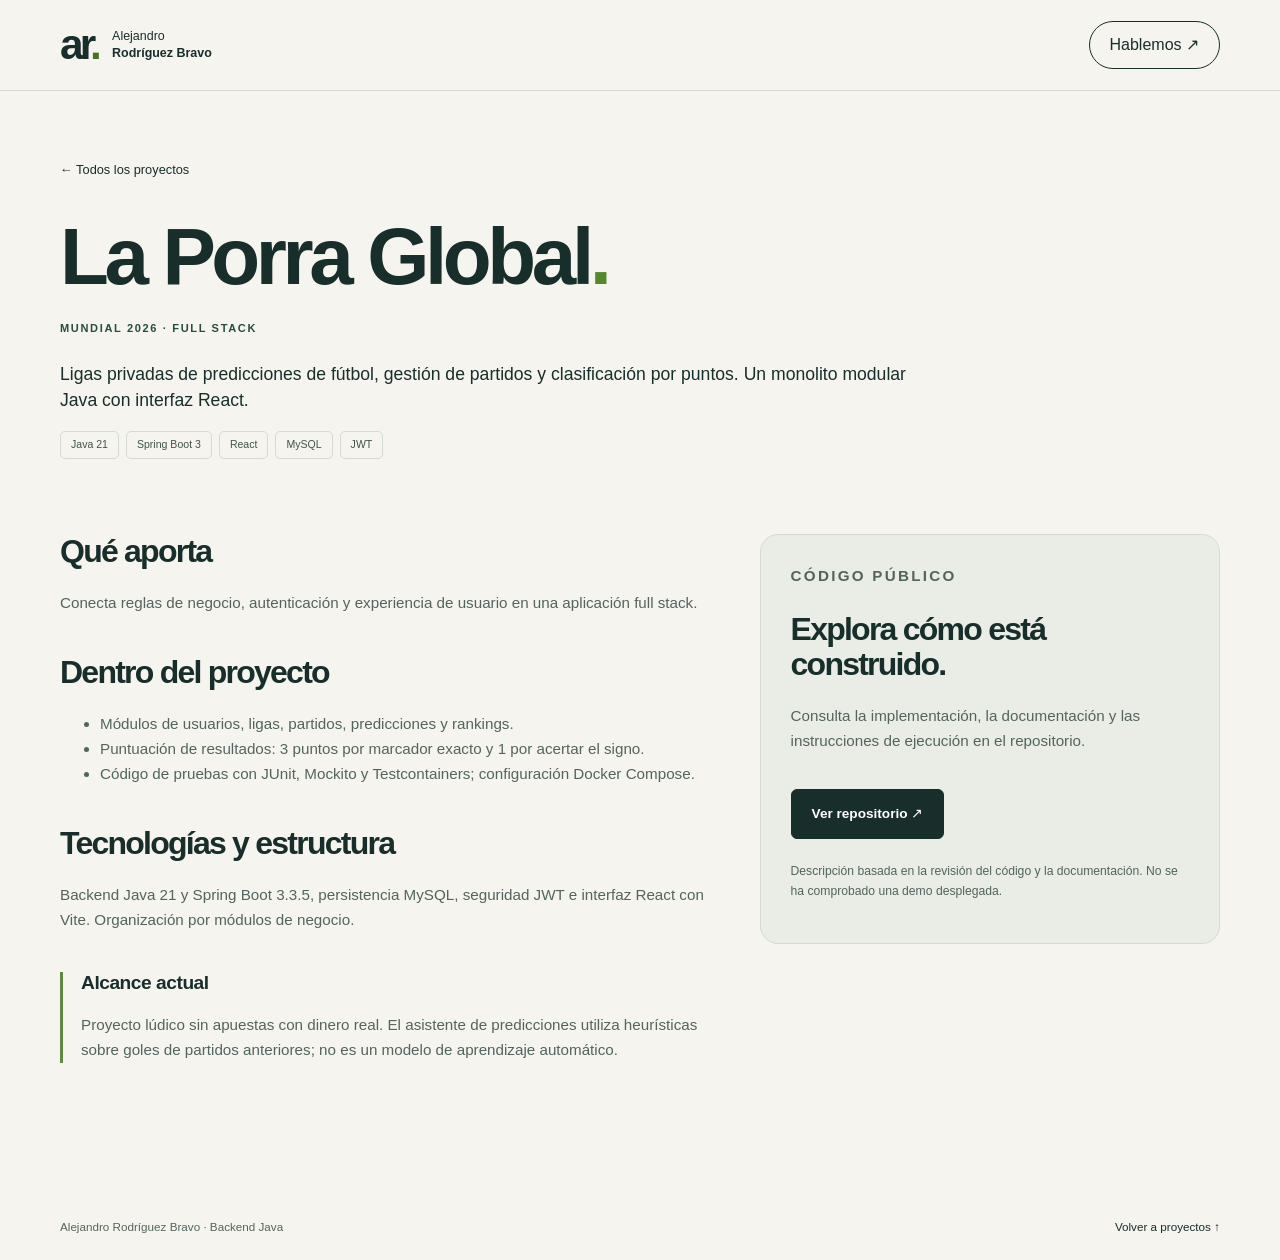
<file: mi-portafolio/proyectos/la-porra-global.html>
<!doctype html><html lang="es"><head><meta charset="utf-8"><meta name="viewport" content="width=device-width, initial-scale=1"><title>La Porra Global | Alejandro Rodríguez Bravo</title><meta name="description" content="Ligas privadas de predicciones de fútbol, gestión de partidos y clasificación por puntos. Un monolito modular Java con interfaz React."><link rel="canonical" href="https://arodriguezbravo.netlify.app/proyectos/la-porra-global.html"><meta property="og:type" content="article"><meta property="og:title" content="La Porra Global · Alejandro Rodríguez Bravo"><meta property="og:description" content="Ligas privadas de predicciones de fútbol, gestión de partidos y clasificación por puntos. Un monolito modular Java con interfaz React."><meta property="og:url" content="https://arodriguezbravo.netlify.app/proyectos/la-porra-global.html"><meta property="og:image" content="https://arodriguezbravo.netlify.app/assets/img/social-card.png"><meta name="twitter:card" content="summary_large_image"><link rel="icon" href="../assets/img/favicon.svg" type="image/svg+xml"><link rel="stylesheet" href="../assets/css/styles.css"></head><body><a class="skip-link" href="#contenido">Saltar al contenido</a><header class="header"><nav class="nav container" aria-label="Navegación principal"><a class="brand" href="../index.html"><span class="monogram" aria-hidden="true">ar<span>.</span></span><span>Alejandro<br><strong>Rodríguez Bravo</strong></span></a><a class="nav-contact" href="../index.html#contacto">Hablemos ↗</a></nav></header><main id="contenido" class="container"><div class="case-hero"><a class="back-link" href="../index.html#proyectos">← Todos los proyectos</a><h1>La Porra Global<span class="accent">.</span></h1><p class="eyebrow">MUNDIAL 2026 · FULL STACK</p><p class="project-intro">Ligas privadas de predicciones de fútbol, gestión de partidos y clasificación por puntos. Un monolito modular Java con interfaz React.</p><div class="tags"><span>Java 21</span><span>Spring Boot 3</span><span>React</span><span>MySQL</span><span>JWT</span></div></div><div class="case-layout"><div><article><h2>Qué aporta</h2><p>Conecta reglas de negocio, autenticación y experiencia de usuario en una aplicación full stack.</p></article><article><h2>Dentro del proyecto</h2><ul><li>Módulos de usuarios, ligas, partidos, predicciones y rankings.</li><li>Puntuación de resultados: 3 puntos por marcador exacto y 1 por acertar el signo.</li><li>Código de pruebas con JUnit, Mockito y Testcontainers; configuración Docker Compose.</li></ul></article><article><h2>Tecnologías y estructura</h2><p>Backend Java 21 y Spring Boot 3.3.5, persistencia MySQL, seguridad JWT e interfaz React con Vite. Organización por módulos de negocio.</p></article><article class="case-note"><h3>Alcance actual</h3><p>Proyecto lúdico sin apuestas con dinero real. El asistente de predicciones utiliza heurísticas sobre goles de partidos anteriores; no es un modelo de aprendizaje automático.</p></article></div><aside class="case-panel"><p class="eyebrow">CÓDIGO PÚBLICO</p><h2>Explora cómo está construido.</h2><p>Consulta la implementación, la documentación y las instrucciones de ejecución en el repositorio.</p><a class="button primary" href="https://github.com/alejandroAI23/la-porra-global" target="_blank" rel="noopener noreferrer">Ver repositorio ↗</a><p class="source-note">Descripción basada en la revisión del código y la documentación. No se ha comprobado una demo desplegada.</p></aside></div></main><footer class="footer container"><p>Alejandro Rodríguez Bravo · Backend Java</p><a href="../index.html#proyectos">Volver a proyectos ↑</a></footer></body></html>
</file>
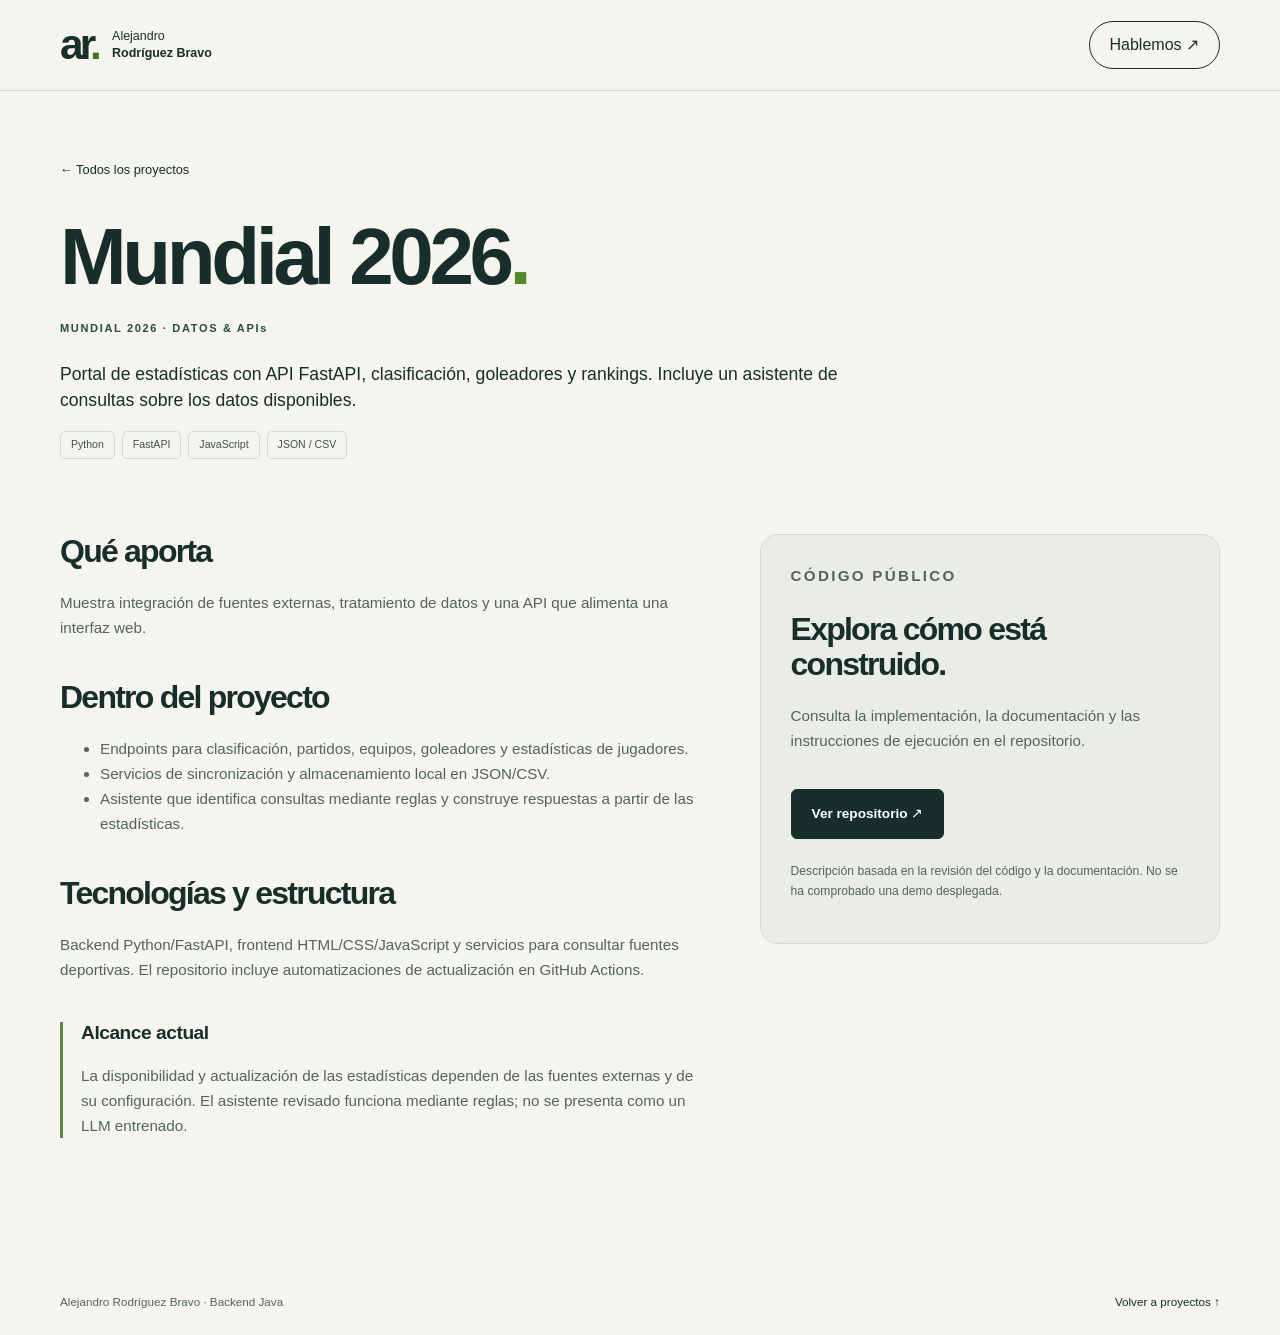
<file: mi-portafolio/proyectos/mundial-2026.html>
<!doctype html><html lang="es"><head><meta charset="utf-8"><meta name="viewport" content="width=device-width, initial-scale=1"><title>Mundial 2026 | Alejandro Rodríguez Bravo</title><meta name="description" content="Portal de estadísticas con API FastAPI, clasificación, goleadores y rankings. Incluye un asistente de consultas sobre los datos disponibles."><link rel="canonical" href="https://arodriguezbravo.netlify.app/proyectos/mundial-2026.html"><meta property="og:type" content="article"><meta property="og:title" content="Mundial 2026 · Alejandro Rodríguez Bravo"><meta property="og:description" content="Portal de estadísticas con API FastAPI, clasificación, goleadores y rankings. Incluye un asistente de consultas sobre los datos disponibles."><meta property="og:url" content="https://arodriguezbravo.netlify.app/proyectos/mundial-2026.html"><meta property="og:image" content="https://arodriguezbravo.netlify.app/assets/img/social-card.png"><meta name="twitter:card" content="summary_large_image"><link rel="icon" href="../assets/img/favicon.svg" type="image/svg+xml"><link rel="stylesheet" href="../assets/css/styles.css"></head><body><a class="skip-link" href="#contenido">Saltar al contenido</a><header class="header"><nav class="nav container" aria-label="Navegación principal"><a class="brand" href="../index.html"><span class="monogram" aria-hidden="true">ar<span>.</span></span><span>Alejandro<br><strong>Rodríguez Bravo</strong></span></a><a class="nav-contact" href="../index.html#contacto">Hablemos ↗</a></nav></header><main id="contenido" class="container"><div class="case-hero"><a class="back-link" href="../index.html#proyectos">← Todos los proyectos</a><h1>Mundial 2026<span class="accent">.</span></h1><p class="eyebrow">MUNDIAL 2026 · DATOS &amp; APIs</p><p class="project-intro">Portal de estadísticas con API FastAPI, clasificación, goleadores y rankings. Incluye un asistente de consultas sobre los datos disponibles.</p><div class="tags"><span>Python</span><span>FastAPI</span><span>JavaScript</span><span>JSON / CSV</span></div></div><div class="case-layout"><div><article><h2>Qué aporta</h2><p>Muestra integración de fuentes externas, tratamiento de datos y una API que alimenta una interfaz web.</p></article><article><h2>Dentro del proyecto</h2><ul><li>Endpoints para clasificación, partidos, equipos, goleadores y estadísticas de jugadores.</li><li>Servicios de sincronización y almacenamiento local en JSON/CSV.</li><li>Asistente que identifica consultas mediante reglas y construye respuestas a partir de las estadísticas.</li></ul></article><article><h2>Tecnologías y estructura</h2><p>Backend Python/FastAPI, frontend HTML/CSS/JavaScript y servicios para consultar fuentes deportivas. El repositorio incluye automatizaciones de actualización en GitHub Actions.</p></article><article class="case-note"><h3>Alcance actual</h3><p>La disponibilidad y actualización de las estadísticas dependen de las fuentes externas y de su configuración. El asistente revisado funciona mediante reglas; no se presenta como un LLM entrenado.</p></article></div><aside class="case-panel"><p class="eyebrow">CÓDIGO PÚBLICO</p><h2>Explora cómo está construido.</h2><p>Consulta la implementación, la documentación y las instrucciones de ejecución en el repositorio.</p><a class="button primary" href="https://github.com/alejandroAI23/mundial-2026" target="_blank" rel="noopener noreferrer">Ver repositorio ↗</a><p class="source-note">Descripción basada en la revisión del código y la documentación. No se ha comprobado una demo desplegada.</p></aside></div></main><footer class="footer container"><p>Alejandro Rodríguez Bravo · Backend Java</p><a href="../index.html#proyectos">Volver a proyectos ↑</a></footer></body></html>
</file>
<file: mi-portafolio/assets/css/styles.css>
@charset "UTF-8";
:root{--bg:#f5f4ef;--ink:#182e2b;--muted:#53645e;--accent:#bbef65;--line:#d5dbd1;--white:#fff;--green:#244e40;--radius:18px;font-family:Arial,Helvetica,sans-serif;color:var(--ink);background:var(--bg);font-synthesis:none}
*{box-sizing:border-box}html{scroll-behavior:smooth;scroll-padding-top:100px}body{margin:0;line-height:1.65}a{color:inherit;text-decoration:none}button{font:inherit}img{display:block;max-width:100%;height:auto}h1,h2,h3,p{margin-top:0}h1,h2,h3{line-height:1.12}h1,h2{letter-spacing:-.055em}h2{font-size:clamp(2rem,4vw,3.25rem);margin-bottom:20px}h3{font-size:1.35rem;letter-spacing:-.025em}p{color:var(--muted)}[hidden]{display:none!important}:focus-visible{outline:3px solid #397400;outline-offset:5px}a,button,summary{-webkit-tap-highlight-color:transparent}a:hover{text-decoration:underline;text-underline-offset:5px}.container{width:min(1160px,calc(100% - 80px));margin-inline:auto}.skip-link{position:fixed;top:12px;left:12px;z-index:20;padding:12px 20px;background:var(--ink);color:white;transform:translateY(-150%)}.skip-link:focus{transform:translateY(0)}
.header{position:sticky;top:0;background:var(--bg);z-index:10;border-bottom:1px solid var(--line)}.nav{min-height:90px;display:flex;align-items:center;justify-content:space-between;gap:24px}.brand{display:flex;align-items:center;gap:14px;font-size:.78rem;line-height:1.35}.brand:hover{text-decoration:none}.brand strong{font-weight:600}.monogram{font-size:2.65rem;font-weight:800;letter-spacing:-.09em;line-height:1}.monogram span{color:#467323}.nav-links{display:flex;gap:32px;align-items:center;font-size:.875rem;font-weight:600}.nav-contact{border:1px solid var(--ink);border-radius:99px;padding:10px 20px}.nav-contact span{margin-left:20px}.menu-toggle{border:1px solid var(--line);border-radius:8px;background:transparent;padding:9px 15px;min-height:44px;color:var(--ink)}
.hero{display:grid;grid-template-columns:1.3fr 1fr;gap:64px;align-items:center;padding-block:76px 64px}.eyebrow{font-size:.69rem;font-weight:700;letter-spacing:.15em;line-height:1.5;margin-bottom:24px;color:var(--green)}.status-dot{display:inline-block;width:8px;height:8px;background:#5a862e;border-radius:50%;margin-right:9px}.hero h1{font-size:clamp(2.75rem,4.8vw,4.5rem);margin-bottom:25px}.hero h1 em{font-family:Georgia,serif;font-weight:400;letter-spacing:-.06em;color:var(--green)}.hero-role{font-size:1.13rem;font-weight:600;color:var(--ink);margin-bottom:12px}.lead{font-size:1rem;max-width:510px}.actions{display:flex;flex-wrap:wrap;gap:12px;margin-top:30px}.button{display:inline-flex;gap:22px;align-items:center;justify-content:center;border:1px solid var(--ink);border-radius:6px;padding:13px 20px;min-height:48px;font-size:.85rem;font-weight:600;transition:background .2s}.button:hover{text-decoration:none;background:#dbe9cf}.primary{background:var(--ink);color:white}.primary:hover{background:var(--green)}.social-links{display:flex;flex-wrap:wrap;gap:20px;align-items:center;margin-top:27px;font-size:.78rem}.social-links span{font-size:.68rem;color:var(--muted);border-left:1px solid var(--line);padding-left:16px}
.portrait-panel{background:#e3e8dd;border:1px solid #d3dccb;border-radius:var(--radius);padding:22px 26px 0;overflow:hidden}.portrait-meta{display:flex;justify-content:space-between;align-items:center;font-size:.59rem;letter-spacing:.12em;font-weight:700}.portrait-meta>span:last-child{font-size:1.5rem}.portrait-frame{position:relative;height:330px;margin-top:18px;border-bottom:1px solid #bac7b0;display:flex;align-items:flex-end;justify-content:center}.portrait-frame:before{content:"";position:absolute;width:280px;height:280px;border:1px solid #bcc9b3;border-radius:50%;bottom:18px}.portrait{position:relative;width:330px;height:330px;object-fit:contain;object-position:bottom}.portrait-caption{display:flex;justify-content:space-between;align-items:center;padding-block:19px;font-size:.8rem;line-height:1.5}.portrait-sign{font-family:Georgia,serif;font-style:italic;font-size:2.2rem;letter-spacing:-.1em}.proof-strip{display:grid;grid-template-columns:repeat(3,1fr);border-top:1px solid var(--line);border-bottom:1px solid var(--line);padding-block:25px}.proof-strip p{display:flex;flex-direction:column;gap:2px;margin:0;padding-inline:32px;border-right:1px solid var(--line)}.proof-strip p:first-child{padding-left:0}.proof-strip p:last-child{border:0}.proof-strip strong{font-size:1.2rem;color:var(--ink)}.proof-strip span{font-size:.8rem}
.section{padding-block:100px}.section-heading{display:flex;justify-content:space-between;gap:40px;align-items:flex-end;margin-bottom:48px}.section-heading h2{margin:0}.section-heading>p{max-width:310px;font-size:.9rem;margin:0 0 6px}.section-heading .eyebrow{margin-bottom:16px}.experience{display:grid;grid-template-columns:245px 1fr;gap:36px;padding-block:34px;border-top:1px solid var(--line)}.experience-date{font-size:.8rem}.experience-date p{margin-top:12px}.pill{display:inline-block;background:#e0edcf;color:#294c19;border-radius:99px;font-size:.68rem;padding:4px 12px;font-weight:700}.company{font-size:.73rem;letter-spacing:.06em;font-weight:700;color:var(--ink);margin-bottom:10px}.company span{font-weight:400;color:var(--muted)}.experience h3{margin-bottom:15px}.experience p:not(.company){font-size:.9rem}.experience ul{padding-left:18px;color:var(--muted);font-size:.87rem;margin-bottom:18px}.experience li{margin-block:5px}.tags{display:flex;flex-wrap:wrap;gap:7px}.tags span{font-size:.66rem;line-height:1.5;padding:5px 10px;border:1px solid var(--line);border-radius:5px;color:#40544b}
.projects-band{background:#e9ede5}.featured-project{display:grid;grid-template-columns:1fr 1fr;background:var(--white);border:1px solid var(--line);border-radius:var(--radius);overflow:hidden}.featured-copy{padding:44px}.featured-copy .eyebrow{font-size:.62rem}.featured-copy h3{font-size:2.7rem;letter-spacing:-.055em;margin-bottom:16px}.accent{color:#53882b}.project-intro{font-size:1.1rem;color:var(--ink);line-height:1.5}.featured-copy>p:not(.eyebrow):not(.project-intro){font-size:.87rem}.text-link{display:inline-flex;gap:35px;border-bottom:1px solid var(--ink);padding-block:12px 8px;margin-top:22px;font-size:.86rem;font-weight:700}.text-link:hover{text-decoration:none;color:#386d15}.agro-art{background:#244e40;position:relative;overflow:hidden;min-height:450px;color:#e7f2df;padding:28px;display:flex;flex-direction:column;justify-content:space-between}.agro-top{display:flex;gap:20px;justify-content:space-between;font-size:.58rem;letter-spacing:.12em;position:relative;z-index:1}.agro-top span:last-child{max-width:110px;text-align:right}.agro-symbol{position:relative;font-family:Georgia,serif;font-size:12rem;letter-spacing:-.08em;align-self:center;line-height:1;color:#c5ec93}.agro-symbol span{font-family:Arial,sans-serif;font-size:5rem;vertical-align:top;letter-spacing:0}.agro-art>p{position:relative;color:#e7f2df;font-size:1.4rem;letter-spacing:-.04em;margin:0}.art-note{font-size:.58rem;color:#d4e7c7;margin-top:8px;position:relative}.field-lines{position:absolute;inset:50px -150px -100px;transform:rotate(-28deg);display:flex;gap:28px;justify-content:center}.field-lines i{height:800px;width:44px;border-inline:1px solid #507261;border-radius:60%}.project-grid{display:grid;grid-template-columns:1fr 1fr;gap:24px;margin-top:24px}.project-card{background:white;border:1px solid var(--line);border-radius:var(--radius);overflow:hidden}.project-card>img{width:100%;height:235px;object-fit:cover;object-position:top;border-bottom:1px solid var(--line)}.card-body{padding:30px}.card-body .eyebrow{font-size:.6rem;margin-bottom:12px}.card-body h3{font-size:1.5rem}.card-body p{font-size:.87rem}.card-body details{margin-top:22px;font-size:.8rem;border-top:1px solid var(--line);padding-top:14px}.card-body summary{cursor:pointer;min-height:30px;font-weight:600}.card-body details p{margin-block:12px 0}
.skills-grid{display:grid;grid-template-columns:repeat(4,1fr);gap:26px}.skills-grid article{border-top:1px solid var(--line);padding-top:22px}.skill-number{font-family:Georgia,serif;color:#4d6d40;font-size:1.4rem;display:block;margin-bottom:25px}.skills-grid h3{font-size:1.15rem}.skills-grid p{font-size:.85rem}.skills-grid .tags{margin-top:22px}.about-section{display:grid;grid-template-columns:1fr 1fr;gap:110px;padding-block:30px 100px}.about-section>div>p:not(.eyebrow){font-size:.94rem;max-width:480px}.education{border-left:1px solid var(--line);padding-left:45px}.education article{margin-top:28px}.education h3{font-size:1rem;line-height:1.4;margin-bottom:8px}.education p{font-size:.84rem}.contact-section{background:var(--ink);color:white;padding-block:75px}.contact-section .eyebrow{color:var(--accent)}.contact-inner{display:grid;grid-template-columns:1.5fr 1fr;gap:80px;align-items:center}.contact-section h2{font-size:clamp(2rem,4vw,3.6rem)}.contact-section p{color:#c5d1c8;font-size:.9rem;max-width:400px}.contact-email{font-size:clamp(.86rem,2vw,1.2rem);color:var(--accent);overflow-wrap:anywhere}.contact-links{display:flex;flex-direction:column;gap:15px}.contact-links>a{display:flex;justify-content:space-between;border-bottom:1px solid #50635a;padding:10px 0;font-size:.88rem}.contact-links p{margin:6px 0}.footer{display:flex;justify-content:space-between;gap:20px;padding-block:24px;font-size:.73rem}.footer p{margin:0}.contact-section :focus-visible{outline-color:var(--accent)}
.case-hero{padding-block:65px 45px;max-width:850px}.case-hero h1{font-size:clamp(2.8rem,7vw,5rem);margin-block:30px 18px}.back-link{font-size:.8rem}.case-layout{display:grid;grid-template-columns:1.4fr 1fr;gap:55px;padding-block:30px 90px}.case-layout h2{font-size:2rem}.case-layout h3{font-size:1.2rem}.case-layout article{margin-bottom:40px}.case-layout p,.case-layout li{font-size:.95rem;color:var(--muted)}.case-panel{background:#e9ede5;border:1px solid var(--line);border-radius:var(--radius);padding:30px;align-self:start}.case-panel ol{padding-left:20px}.case-panel li{margin-block:14px}.case-note{border-left:3px solid #608843;padding-left:18px}.case-panel .button{margin-top:20px}
@media(min-width:1440px){.hero{padding-block:90px 75px}}
@media(max-width:1050px){.hero{gap:35px}.container{width:calc(100% - 48px)}.nav-links{gap:20px}.hero h1{font-size:3.3rem}.portrait-frame,.portrait{height:300px}.skills-grid{grid-template-columns:1fr 1fr}.about-section{gap:50px}.featured-copy{padding:30px}.experience{grid-template-columns:190px 1fr}}
@media(max-width:760px){html{scroll-padding-top:90px}.container{width:calc(100% - 40px)}.nav{min-height:76px;flex-wrap:wrap;gap:0;padding-block:12px}.monogram{font-size:2.2rem}.nav-links{width:100%;padding-top:20px;display:flex;flex-wrap:wrap;gap:12px 20px;padding-bottom:10px}.nav-links>a{padding-block:8px}.nav-contact{padding-inline:12px!important}.menu-toggle:not([hidden]){display:block}.nav-links[data-collapsed="true"]{display:none}.hero{grid-template-columns:1fr;padding-top:45px;gap:35px}.hero h1{font-size:clamp(2.75rem,8.5vw,4rem)}.hero .eyebrow{font-size:.6rem}.hero-role{font-size:1rem}.lead{font-size:.94rem}.portrait-panel{max-width:420px;width:100%;justify-self:center}.portrait-frame,.portrait{height:310px}.proof-strip{padding-block:19px}.proof-strip p{padding-inline:14px}.proof-strip strong{font-size:.88rem}.proof-strip span{font-size:.66rem;line-height:1.5;margin-top:6px}.section{padding-block:65px}.section-heading{display:block;margin-bottom:30px}.section-heading>p{margin-top:20px;max-width:450px}.experience{grid-template-columns:1fr;gap:6px;padding-block:25px}.experience-date{display:flex;gap:12px;align-items:center;flex-wrap:wrap}.experience-date p{margin:0}.company{margin-top:12px}.featured-project,.project-grid{grid-template-columns:1fr}.agro-art{min-height:330px}.agro-symbol{font-size:9rem}.agro-symbol span{font-size:4rem}.featured-copy{padding:28px}.project-card>img{height:auto;max-height:300px}.skills-grid{gap:28px 22px}.about-section{grid-template-columns:1fr;gap:30px;padding-block:0 65px}.education{border-left:0;border-top:1px solid var(--line);padding:28px 0 0}.contact-inner{grid-template-columns:1fr;gap:30px}.contact-section{padding-block:55px}.footer{flex-wrap:wrap}.case-layout{grid-template-columns:1fr;gap:0}.case-hero{padding-top:35px}.social-links span{width:100%;border:0;padding:0}}
@media(max-width:390px){.actions{flex-direction:column}.skills-grid{grid-template-columns:1fr}.proof-strip p{padding-inline:9px}.proof-strip strong{font-size:.79rem}.hero h1{font-size:2.6rem}.portrait-frame,.portrait{height:270px}.portrait-frame:before{width:240px;height:240px}}
@media(prefers-reduced-motion:reduce){html{scroll-behavior:auto}*{transition:none!important}}
@media print{.header,.actions,.social-links,.contact-section,.footer,.skip-link{display:none}.container{width:100%}.section{padding-block:25px}.hero{padding-block:20px}.experience,.project-card{break-inside:avoid}body{background:white}.portrait-panel{max-width:250px}.portrait-frame,.portrait{height:200px}}

/* Selección de proyectos: cubiertas tipográficas, no capturas de las aplicaciones. */
.curated-card{display:flex;flex-direction:column}.curated-card .card-body{display:flex;flex-direction:column;flex:1}.curated-card .card-body>p:not(.eyebrow){flex:1}.project-cover{min-height:205px;padding:25px 30px;display:flex;flex-direction:column;justify-content:space-between;gap:18px;border-bottom:1px solid var(--line)}.cover-label{font-size:.6rem;letter-spacing:.13em;font-weight:700}.cover-symbol{font-family:Georgia,serif;font-size:clamp(2rem,4vw,3.8rem);letter-spacing:-.05em;line-height:1.2;overflow-wrap:anywhere}.cover-caption{font-size:.77rem}.porra{background:#203d36;color:#d9f2b5}.mundial{background:#e4eacb;color:#29402a}.fundae{background:#e6e4dc;color:#3c4236}.prices{background:#dae5e7;color:#203e46}.prices .cover-symbol,.fundae .cover-symbol{font-family:monospace;font-size:clamp(1.15rem,2.3vw,2rem);letter-spacing:-.04em}.project-actions{display:flex;align-items:center;flex-wrap:wrap;gap:12px 24px;margin-top:10px}.project-actions .text-link{margin-top:0}.repo-link{font-size:.78rem;padding-block:12px;min-height:44px}.projects-more{margin:30px 0 0;font-size:.85rem}.projects-more a{text-decoration:underline;text-underline-offset:4px}.case-panel .source-note{font-size:.76rem;margin-top:22px}.case-panel .button{max-width:100%;white-space:normal}@media(max-width:760px){.project-cover{min-height:185px;padding:24px}.cover-symbol{font-size:3.3rem}.prices .cover-symbol,.fundae .cover-symbol{font-size:1.5rem}.projects-more a{display:inline-block;padding-block:8px}}
</file>
